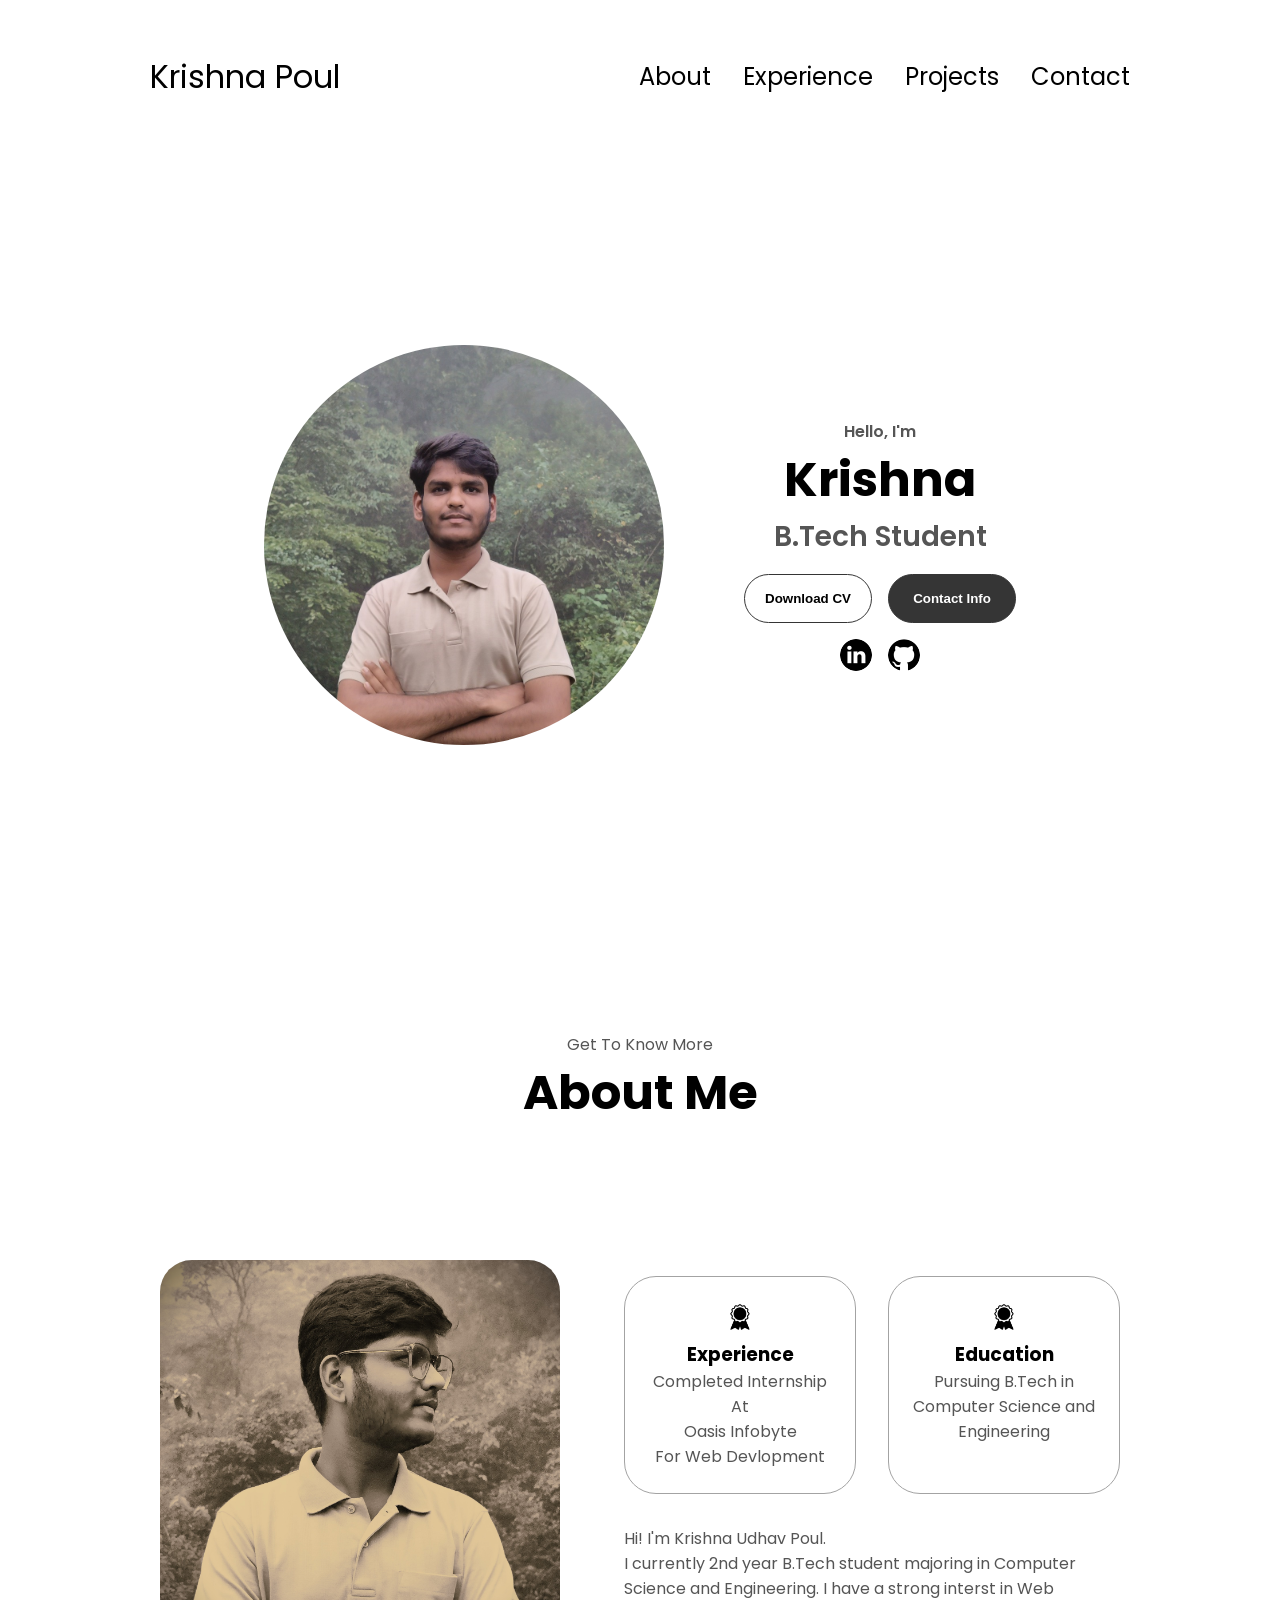
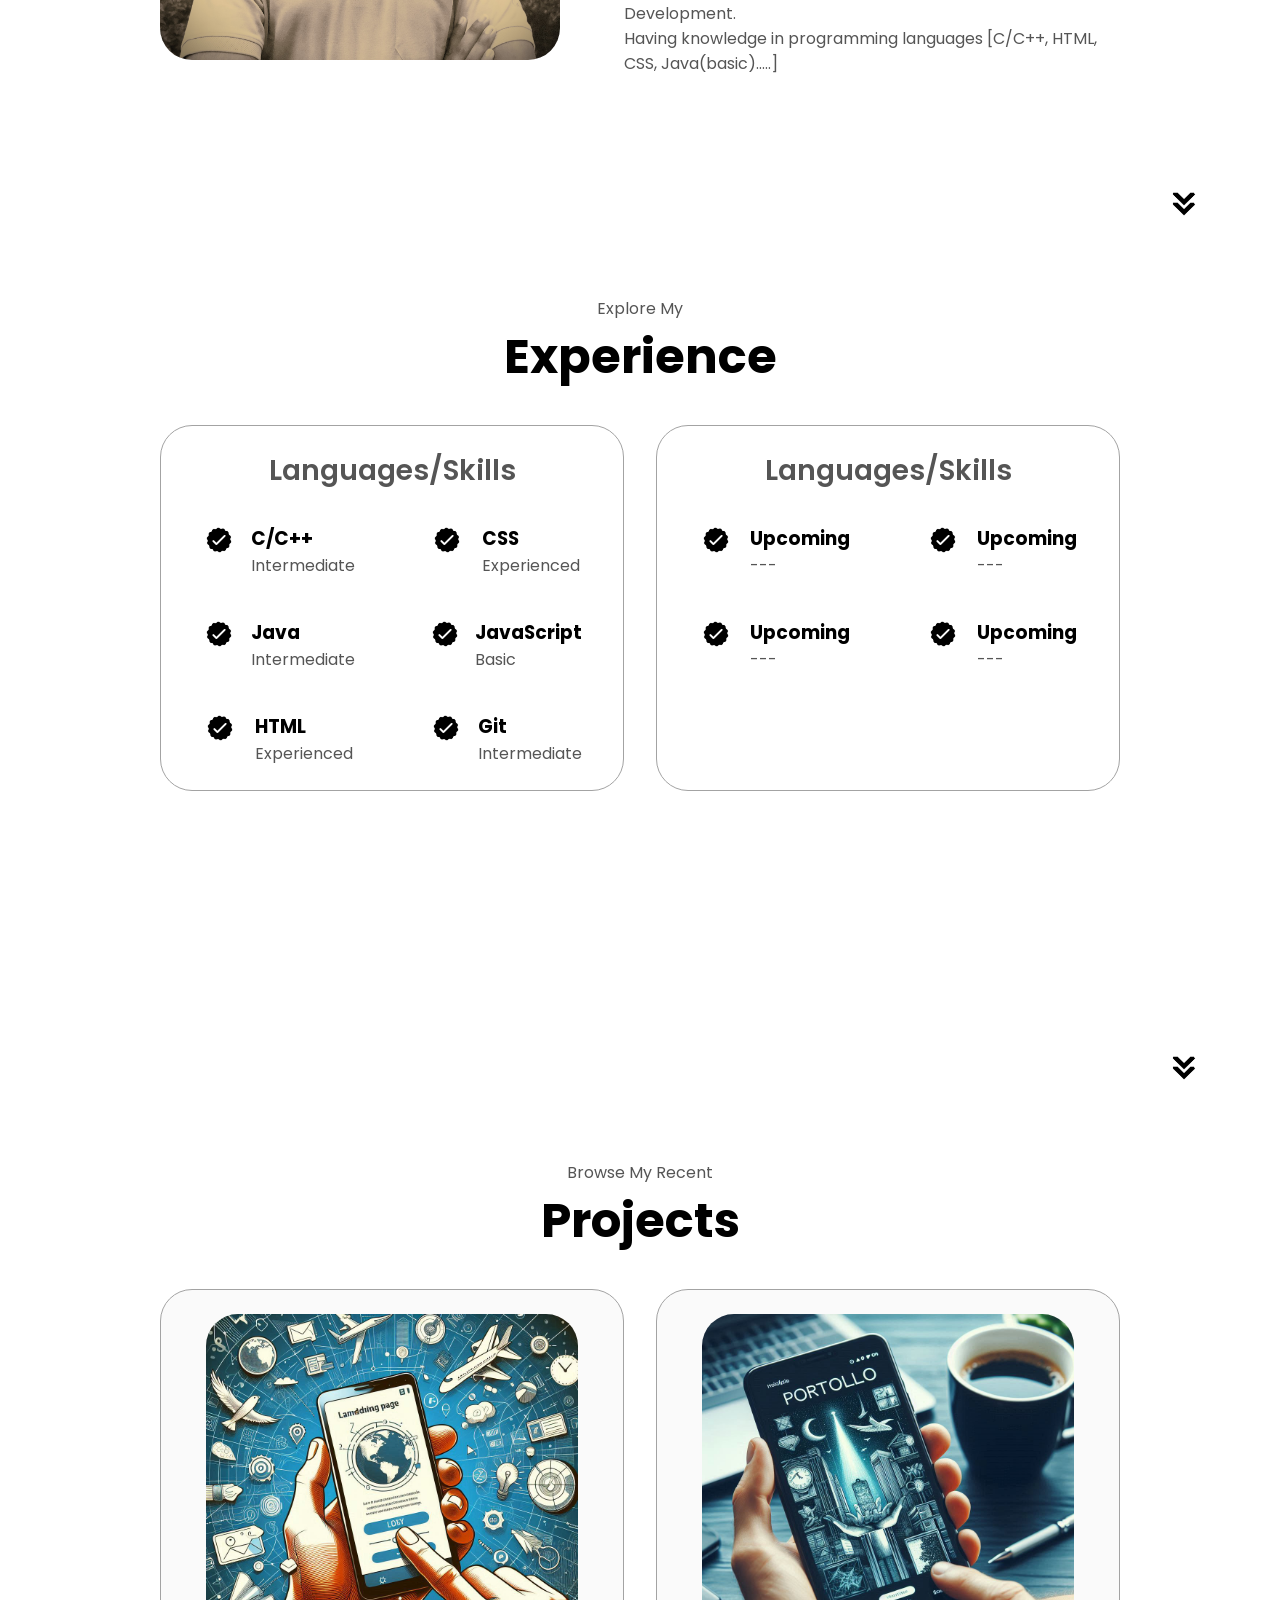
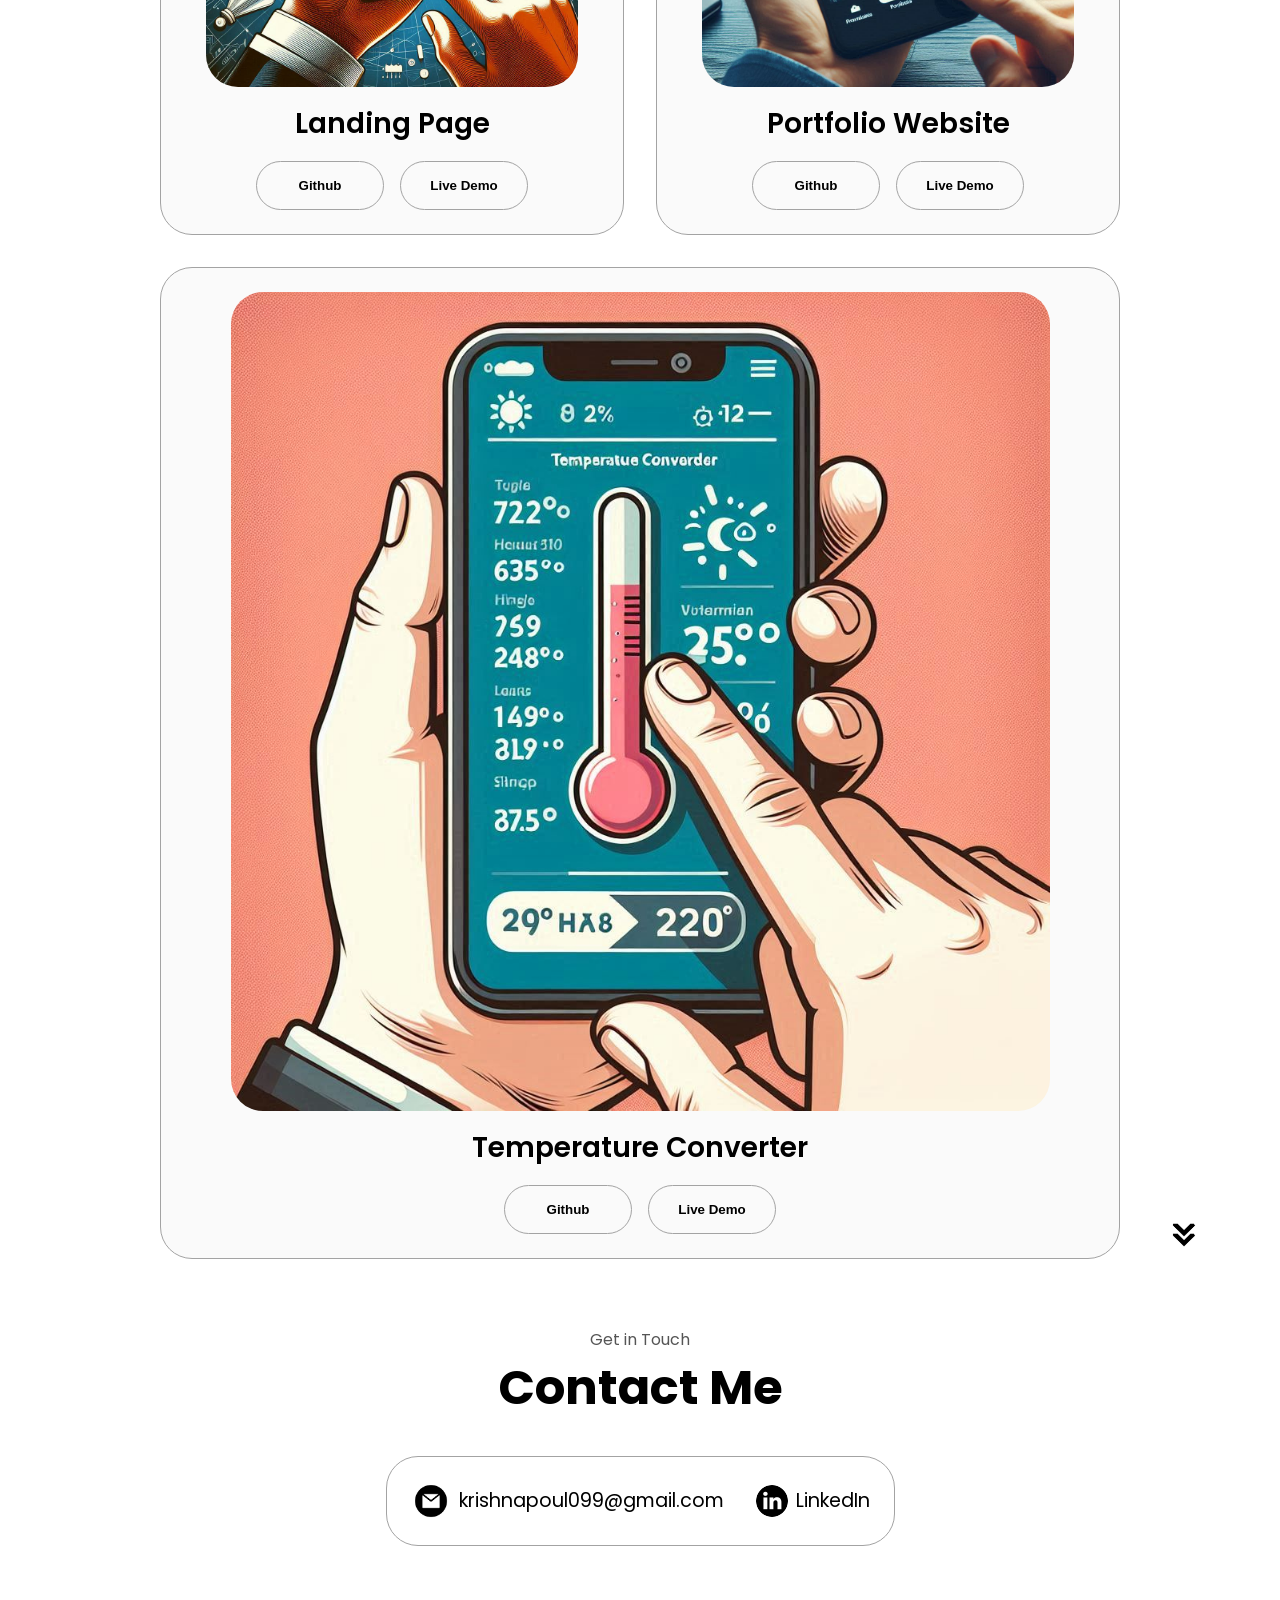
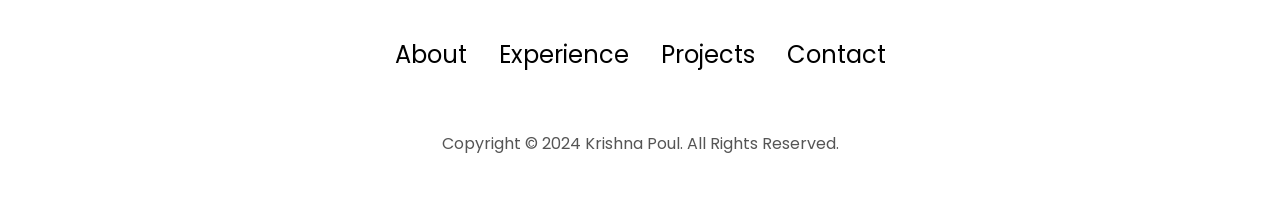
<file: index.html>
<!DOCTYPE html>
<html lang="en">
  <head>
    <meta charset="UTF-8" />
    <meta http-equiv="X-UA-Compatible" content="IE=edge" />
    <meta name="viewport" content="width=device-width, initial-scale=1.0" />
    <title>My Portfolio</title>
    <link rel="stylesheet" href="style.css" />
    <link rel="stylesheet" href="mediaqueries.css" />
    <meta name="google-site-verification" content="DriNHF_5oSzI40uZ-XenpNvRa7Wirv3v7KiI6YR9ASA" />
  </head>
  <body>
    <nav id="desktop-nav">
      <div class="logo">Krishna Poul</div>
      <div>
        <ul class="nav-links">
          <li><a href="#about">About</a></li>
          <li><a href="#experience">Experience</a></li>
          <li><a href="#projects">Projects</a></li>
          <li><a href="#contact">Contact</a></li>
        </ul>
      </div>
    </nav>
    <nav id="hamburger-nav">
      <div class="logo">Krishna Poul</div>
      <div class="hamburger-menu">
        <div class="hamburger-icon" onclick="toggleMenu()">
          <span></span>
          <span></span>
          <span></span>
        </div>
        <div class="menu-links">
          <li><a href="#about" onclick="toggleMenu()">About</a></li>
          <li><a href="#experience" onclick="toggleMenu()">Experience</a></li>
          <li><a href="#projects" onclick="toggleMenu()">Projects</a></li>
          <li><a href="#contact" onclick="toggleMenu()">Contact</a></li>
        </div>
      </div>
    </nav>
    <section id="profile">
      <div class="section__pic-container">
        <img src="assets/profilepic.jpg" alt="Krishan Poul profile picture" />
      </div>
      <div class="section__text">
        <p class="section__text__p1">Hello, I'm</p>
        <h1 class="title">Krishna</h1>
        <p class="section__text__p2">B.Tech Student</p>
        <div class="btn-container">
          <button
            class="btn btn-color-2"
            onclick="window.open('assets/krishna_Resume.pdf')"
          >
            Download CV
          </button>
          <button class="btn btn-color-1" onclick="location.href='#contact'">
            Contact Info
          </button>
        </div>
        <div id="socials-container">
          <img
            src="assets/linkedin.png"
            alt="My LinkedIn profile"
            class="icon"
            onclick="location.href='https://www.linkedin.com/in/krishna-poul-56278a28b'"
          />
          <img
            src="assets/github.png"
            alt="My Github profile"
            class="icon"
            onclick="location.href='https://github.com/Pacific079'"
          />
        </div>
      </div>
    </section>
    <section id="about">
      <p class="section__text__p1">Get To Know More</p>
      <h1 class="title">About Me</h1>
      <div class="section-container">
        <div class="section__pic-container">
          <img
            src="assets/edited img 4.jpg"
            alt="Profile picture"
            class="about-pic"
          />
        </div>
        <div class="about-details-container">
          <div class="about-containers">
            <div class="details-container">
              <img
                src="assets/experience.png"
                alt="Experience icon"
                class="icon"
              />
              <h3>Experience</h3>
              <p>Completed Internship At <br> Oasis Infobyte <br>For Web Devlopment </p>
            </div>
            <div class="details-container">
              <img
                src="assets/experience.png"
                alt="Education icon"
                class="icon"
              />
              <h3>Education</h3>
              <p>Pursuing B.Tech in <br>Computer Science and Engineering</p>
            </div>
          </div>
          <div class="text-container">
            <p>
              Hi! I'm Krishna Udhav Poul. <br> I currently 2nd year B.Tech student majoring in Computer Science and Engineering.
              I have a strong interst in Web Development. <br>Having knowledge in programming languages [C/C++, HTML, CSS, Java(basic).....]   
              <br>
            </p>
          </div>
        </div>
      </div>
      <img
        src="assets/arrow.png"
        alt="Arrow icon"
        class="icon arrow"
        onclick="location.href='#experience'"
      />
    </section>
    <section id="experience">
      <p class="section__text__p1">Explore My</p>
      <h1 class="title">Experience</h1>
      <div class="experience-details-container">
        <div class="about-containers">
          <div class="details-container">
            <h2 class="experience-sub-title">Languages/Skills</h2>
            <div class="article-container">
              <article>
                <img
                  src="assets/checkmark.png"
                  alt="Experience icon"
                  class="icon"
                />
                <div>
                  <h3>C/C++</h3>
                  <p>Intermediate</p>
                </div>
              </article>
              <article>
                <img
                  src="assets/checkmark.png"
                  alt="Experience icon"
                  class="icon"
                />
                <div>
                  <h3>CSS</h3>
                  <p>Experienced</p>
                </div>
              </article>
              <article>
                <img
                  src="assets/checkmark.png"
                  alt="Experience icon"
                  class="icon"
                />
                <div>
                  <h3>Java</h3>
                  <p>Intermediate</p>
                </div>
              </article>
              <article>
                <img
                  src="assets/checkmark.png"
                  alt="Experience icon"
                  class="icon"
                />
                <div>
                  <h3>JavaScript</h3>
                  <p>Basic</p>
                </div>
              </article>
              <article>
                <img
                  src="assets/checkmark.png"
                  alt="Experience icon"
                  class="icon"
                />
                <div>
                  <h3>HTML</h3>
                  <p>Experienced</p>
                </div>
              </article>
              <article>
                <img
                  src="assets/checkmark.png"
                  alt="Experience icon"
                  class="icon"
                />
                <div>
                  <h3>Git</h3>
                  <p>Intermediate</p>
                </div>
              </article>
            </div>
          </div>
          <div class="details-container">
            <h2 class="experience-sub-title">Languages/Skills</h2>
            <div class="article-container">
              <article>
                <img
                  src="assets/checkmark.png"
                  alt="Experience icon"
                  class="icon"
                />
                <div>
                  <h3>Upcoming</h3>
                  <p>---</p>
                </div>
              </article>
              <article>
                <img
                  src="assets/checkmark.png"
                  alt="Experience icon"
                  class="icon"
                />
                <div>
                  <h3>Upcoming</h3>
                  <p>---</p>
                </div>
              </article>
              <article>
                <img
                  src="assets/checkmark.png"
                  alt="Experience icon"
                  class="icon"
                />
                <div>
                  <h3>Upcoming</h3>
                  <p>---</p>
                </div>
              </article>
              <article>
                <img
                  src="assets/checkmark.png"
                  alt="Experience icon"
                  class="icon"
                />
                <div>
                  <h3>Upcoming</h3>
                  <p>---</p>
                </div>
              </article>
            </div>
          </div>
        </div>
      </div>
      <img
        src="assets/arrow.png"
        alt="Arrow icon"
        class="icon arrow"
        onclick="location.href='#projects'"
      />
    </section>
    <section id="projects">
      <p class="section__text__p1">Browse My Recent</p>
      <h1 class="title">Projects</h1>
      <div class="experience-details-container">
        <div class="about-containers">
          <div class="details-container color-container">
            <div class="article-container">
              <img
                src="assets/Designer.jpeg"
                alt="Project 1"
                class="project-img"
              />
            </div>
            <h2 class="experience-sub-title project-title">Landing Page</h2>
            <div class="btn-container">
              <button
                class="btn btn-color-2 project-btn"
                onclick="location.href='https://github.com/Pacific079/oasis-task-1.git'"
              >
                Github
              </button>
              <button
                class="btn btn-color-2 project-btn"
                onclick="location.href='https://github.com/Pacific079'"
              >
                Live Demo
              </button>
            </div>
          </div>
          <div class="details-container color-container">
            <div class="article-container">
              <img
                src="assets/Designer (1).jpeg"
                alt="Project 2"
                class="project-img"
              />
            </div>
            <h2 class="experience-sub-title project-title">Portfolio Website</h2>
            <div class="btn-container">
              <button
                class="btn btn-color-2 project-btn"
                onclick="location.href='https://github.com/Pacific079/oasis-task-2.git'"
              >
                Github
              </button>
              <button
                class="btn btn-color-2 project-btn"
                onclick="location.href='https://github.com/Pacific079'"
              >
                Live Demo
              </button>
            </div>
          </div>
          <div class="details-container color-container">
            <div class="article-container">
              <img
                src="assets/Designer (2).jpeg"
                alt="Project 3"
                class="project-img"
              />
            </div>
            <h2 class="experience-sub-title project-title">Temperature Converter</h2>
            <div class="btn-container">
              <button
                class="btn btn-color-2 project-btn"
                onclick="location.href='https://github.com/Pacific079/oasis-task-3.git'"
              >
                Github
              </button>
              <button
                class="btn btn-color-2 project-btn"
                onclick="location.href='https://github.com/Pacific079'"
              >
                Live Demo
              </button>
            </div>
          </div>
        </div>
      </div>
      <img
        src="assets/arrow.png"
        alt="Arrow icon"
        class="icon arrow"
        onclick="location.href='#contact'"
      />
    </section>
    <section id="contact">
      <p class="section__text__p1">Get in Touch</p>
      <h1 class="title">Contact Me</h1>
      <div class="contact-info-upper-container">
        <div class="contact-info-container">
          <img
            src="assets/email.png"
            alt="Email icon"
            class="icon contact-icon email-icon"
          />
          <p><a href="mailto:krishnapoul099@gmail.com">krishnapoul099@gmail.com</a></p>
        </div>
        <div class="contact-info-container">
          <img
            src="assets/linkedin.png"
            alt="LinkedIn icon"
            class="icon contact-icon"
          />
          <p><a href="https://www.linkedin.com/in/krishna-poul-56278a28b">LinkedIn</a></p>
        </div>
      </div>
    </section>
    <footer>
      <nav>
        <div class="nav-links-container">
          <ul class="nav-links">
            <li><a href="#about">About</a></li>
            <li><a href="#experience">Experience</a></li>
            <li><a href="#projects">Projects</a></li>
            <li><a href="#contact">Contact</a></li>
          </ul>
        </div>
      </nav>
      <p>Copyright &#169; 2024 Krishna Poul. All Rights Reserved.</p>
    </footer>
    <script src="script.js"></script>
  </body>
</html>
</file>
<file: style.css>
/* GENERAL */

@import url("https://fonts.googleapis.com/css2?family=Poppins:wght@300;400;500;600&display=swap");

* {
  margin: 0;
  padding: 0;
  border-radius: 50%;
}

body {
  font-family: "Poppins", sans-serif;
}

html {
  scroll-behavior: smooth;
}

p {
  color: rgb(85, 85, 85);
}

/* TRANSITION */

a,
.btn {
  transition: all 300ms ease;
}

/* DESKTOP NAV */

nav,
.nav-links {
  display: flex;
}

nav {
  justify-content: space-around;
  align-items: center;
  height: 17vh;
}

.nav-links {
  gap: 2rem;
  list-style: none;
  font-size: 1.5rem;
}

a {
  color: black;
  text-decoration: none;
  text-decoration-color: white;
}

a:hover {
  color: grey;
  text-decoration: underline;
  text-underline-offset: 1rem;
  text-decoration-color: rgb(181, 181, 181);
}

.logo {
  font-size: 2rem;
}

.logo:hover {
  cursor: default;
}

/* HAMBURGER MENU */

#hamburger-nav {
  display: none;
}

.hamburger-menu {
  position: relative;
  display: inline-block;
}

.hamburger-icon {
  display: flex;
  flex-direction: column;
  justify-content: space-between;
  height: 24px;
  width: 30px;
  cursor: pointer;
}

.hamburger-icon span {
  width: 100%;
  height: 2px;
  background-color: black;
  transition: all 0.3 ease-in-out;
}

.menu-links {
  position: absolute;
  top: 100%;
  right: 0;
  background-color: white;
  width: fit-content;
  max-height: 0;
  overflow: hidden;
  transition: all 0.3 ease-in-out;
}

.menu-links a {
  display: block;
  padding: 10px;
  text-align: center;
  font-size: 1.5rem;
  color: black;
  text-decoration: none;
  transition: all 0.3 ease-in-out;
}

.menu-links li {
  list-style: none;
}

.menu-links.open {
  max-height: 300px;
}

.hamburger-icon.open span:first-child {
  transform: rotate(45deg) translate(10px, 5px);
}

.hamburger-icon.open span:nth-child(2) {
  opacity: 0;
}

.hamburger-icon.open span:last-child {
  transform: rotate(-45deg) translate(10px, -5px);
}

.hamburger-icon span:first-child {
  transform: none;
}

.hamburger-icon span:first-child {
  opacity: 1;
}

.hamburger-icon span:first-child {
  transform: none;
}

/* SECTIONS */

section {
  padding-top: 4vh;
  height: 96vh;
  margin: 0 10rem;
  box-sizing: border-box;
  min-height: fit-content;
}

.section-container {
  display: flex;
}

/* PROFILE SECTION */

#profile {
  display: flex;
  justify-content: center;
  gap: 5rem;
  height: 80vh;
}

.section__pic-container {
  display: flex;
  height: 400px;
  width: 400px;
  margin: auto 0;
}

.section__text {
  align-self: center;
  text-align: center;
}

.section__text p {
  font-weight: 600;
}

.section__text__p1 {
  text-align: center;
}

.section__text__p2 {
  font-size: 1.75rem;
  margin-bottom: 1rem;
}

.title {
  font-size: 3rem;
  text-align: center;
}

#socials-container {
  display: flex;
  justify-content: center;
  margin-top: 1rem;
  gap: 1rem;
}

/* ICONS */

.icon {
  cursor: pointer;
  height: 2rem;
}

/* BUTTONS */

.btn-container {
  display: flex;
  justify-content: center;
  gap: 1rem;
}

.btn {
  font-weight: 600;
  transition: all 300ms ease;
  padding: 1rem;
  width: 8rem;
  border-radius: 2rem;
}

.btn-color-1,
.btn-color-2 {
  border: rgb(53, 53, 53) 0.1rem solid;
}

.btn-color-1:hover,
.btn-color-2:hover {
  cursor: pointer;
}

.btn-color-1,
.btn-color-2:hover {
  background: rgb(53, 53, 53);
  color: white;
}

.btn-color-1:hover {
  background: rgb(0, 0, 0);
}

.btn-color-2 {
  background: none;
}

.btn-color-2:hover {
  border: rgb(255, 255, 255) 0.1rem solid;
}

.btn-container {
  gap: 1rem;
}

/* ABOUT SECTION */

#about {
  position: relative;
}

.about-containers {
  gap: 2rem;
  margin-bottom: 2rem;
  margin-top: 2rem;
}

.about-details-container {
  justify-content: center;
  flex-direction: column;
}

.about-containers,
.about-details-container {
  display: flex;
}

.about-pic {
  border-radius: 2rem;
}

.arrow {
  position: absolute;
  right: -5rem;
  bottom: 2.5rem;
}

.details-container {
  padding: 1.5rem;
  flex: 1;
  background: white;
  border-radius: 2rem;
  border: rgb(53, 53, 53) 0.1rem solid;
  border-color: rgb(163, 163, 163);
  text-align: center;
}

.section-container {
  gap: 4rem;
  height: 80%;
}

.section__pic-container {
  height: 400px;
  width: 400px;
  margin: auto 0;
}

/* EXPERIENCE SECTION */

#experience {
  position: relative;
}

.experience-sub-title {
  color: rgb(85, 85, 85);
  font-weight: 600;
  font-size: 1.75rem;
  margin-bottom: 2rem;
}

.experience-details-container {
  display: flex;
  justify-content: center;
  flex-direction: column;
}

.article-container {
  display: flex;
  text-align: initial;
  flex-wrap: wrap;
  flex-direction: row;
  gap: 2.5rem;
  justify-content: space-around;
}

article {
  display: flex;
  width: 10rem;
  justify-content: space-around;
  gap: 0.5rem;
}

article .icon {
  cursor: default;
}

/* PROJECTS SECTION */

#projects {
  position: relative;
}

.color-container {
  border-color: rgb(163, 163, 163);
  background: rgb(250, 250, 250);
}

.project-img {
  border-radius: 2rem;
  width: 90%;
  height: 90%;
}

.project-title {
  margin: 1rem;
  color: black;
}

.project-btn {
  color: black;
  border-color: rgb(163, 163, 163);
}

/* CONTACT */

#contact {
  display: flex;
  justify-content: center;
  flex-direction: column;
  height: 70vh;
}

.contact-info-upper-container {
  display: flex;
  justify-content: center;
  border-radius: 2rem;
  border: rgb(53, 53, 53) 0.1rem solid;
  border-color: rgb(163, 163, 163);
  background: (250, 250, 250);
  margin: 2rem auto;
  padding: 0.5rem;
}

.contact-info-container {
  display: flex;
  align-items: center;
  justify-content: center;
  gap: 0.5rem;
  margin: 1rem;
}

.contact-info-container p {
  font-size: larger;
}

.contact-icon {
  cursor: default;
}

.email-icon {
  height: 2.5rem;
}

/* FOOTER SECTION */

footer {
  height: 26vh;
  margin: 0 1rem;
}

footer p {
  text-align: center;
}
</file>
<file: mediaqueries.css>
@media screen and (max-width: 1400px) {
    #profile {
      height: 83vh;
      margin-bottom: 6rem;
    }
    .about-containers {
      flex-wrap: wrap;
    }
    #contact,
    #projects {
      height: fit-content;
    }
  }
  
  @media screen and (max-width: 1200px) {
    #desktop-nav {
      display: none;
    }
    #hamburger-nav {
      display: flex;
    }
    #experience,
    .experience-details-container {
      margin-top: 2rem;
    }
    #profile,
    .section-container {
      display: block;
    }
    .arrow {
      display: none;
    }
    section,
    .section-container {
      height: fit-content;
    }
    section {
      margin: 0 5%;
    }
    .section__pic-container {
      width: 275px;
      height: 275px;
      margin: 0 auto 2rem;
    }
    .about-containers {
      margin-top: 0;
    }
  }
  
  @media screen and (max-width: 600px) {
    #contact,
    footer {
      height: 40vh;
    }
    #profile {
      height: 83vh;
      margin-bottom: 0;
    }
    article {
      font-size: 1rem;
    }
    footer nav {
      height: fit-content;
      margin-bottom: 2rem;
    }
    .about-containers,
    .contact-info-upper-container,
    .btn-container {
      flex-wrap: wrap;
    }
    .contact-info-container {
      margin: 0;
    }
    .contact-info-container p,
    .nav-links li a {
      font-size: 1rem;
    }
    .experience-sub-title {
      font-size: 1.25rem;
    }
    .logo {
      font-size: 1.5rem;
    }
    .nav-links {
      flex-direction: column;
      gap: 0.5rem;
      text-align: center;
    }
    .section__pic-container {
      width: auto;
      height: 46vw;
      justify-content: center;
    }
    .section__text__p2 {
      font-size: 1.25rem;
    }
    .title {
      font-size: 2rem;
    }
    .text-container {
      text-align: justify;
    }
  }
</file>
